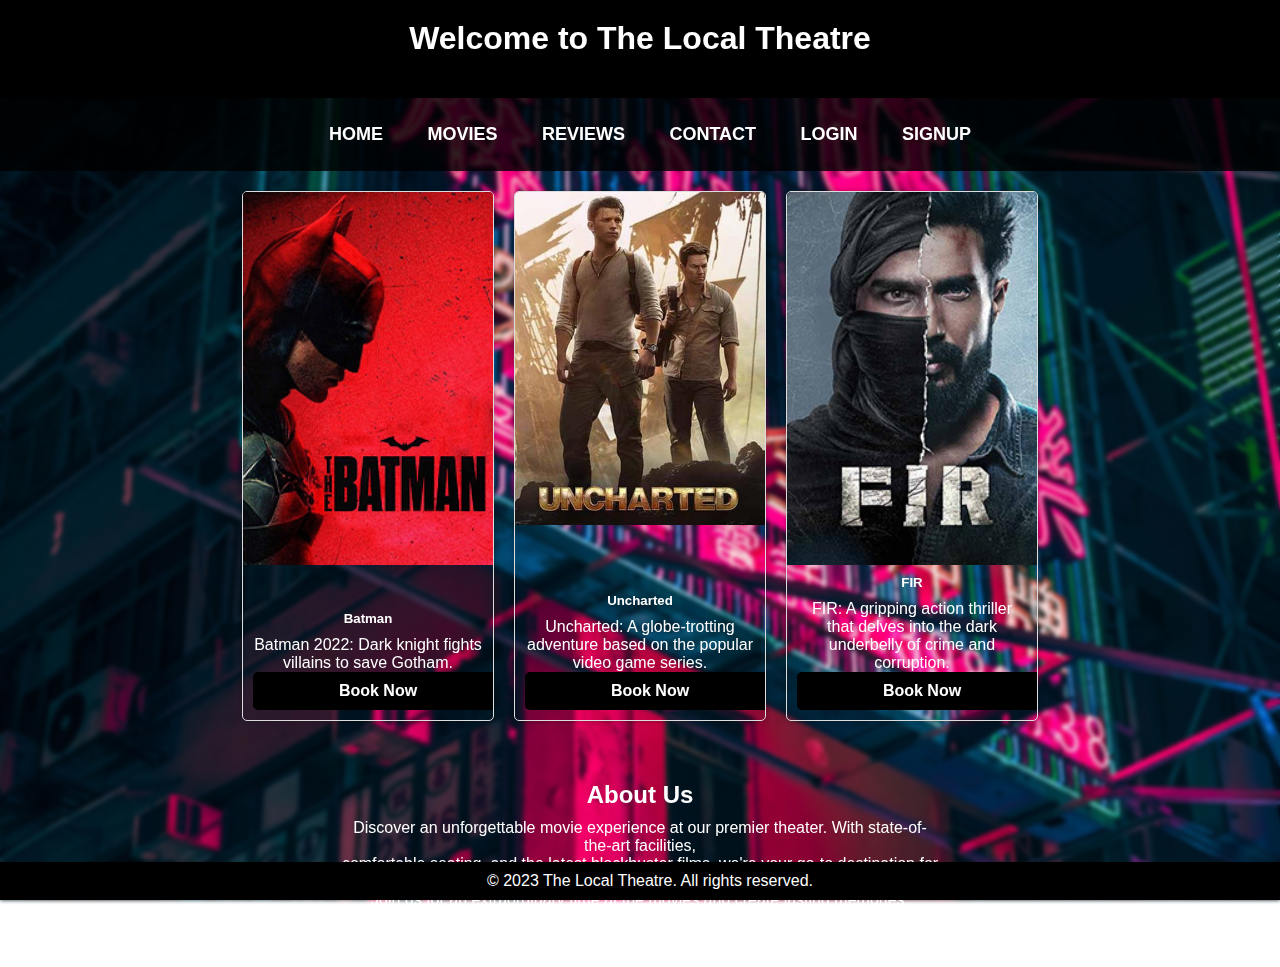
<file: index.html>
<!DOCTYPE html>
<html lang="en">

<head>
    <meta charset="UTF-8">
    <meta name="viewport" content="width=device-width, initial-scale=1.0">
    <link rel="stylesheet" href="./style/style.css">
    <title>The Local Theatre</title>
    <style>
        .movie-container {
            display: flex;
            flex-wrap: wrap;
            justify-content: center;
            gap: 20px;
            padding: 20px;
        }

        .movie-card {
            width: 250px;
            border: 1px solid #ddd;
            border-radius: 5px;
            overflow: hidden;
            box-shadow: 0 0 5px rgba(0, 0, 0, 0.3);
        }

        .movie-card img {
            width: 100%;
            height: auto;
            object-fit: cover;
        }

        .movie-card .movie-info {
            padding: 10px;
        }

        .movie-card h5 {
            margin-top: 0;
            margin-bottom: 10px;
        }

        .movie-card p {
            margin: 0;
        }

        .movie-card .btn {
            display: block;
            width: 100%;
            padding: 10px;
            text-align: center;
            background-color: #007bff;
            color: #fff;
            border: none;
            border-radius: 5px;
            cursor: pointer;
            transition: background-color 0.3s;
        }

        .movie-card .btn:hover {
            background-color: #0056b3;
        }
    </style>
</head>

<body>
    <div class="background"></div>

    <header>
        <h1>Welcome to The Local Theatre</h1>
    </header>

    <nav class="n1">
        <ul>
            <div class="nav1">
                <li><a href="#" class="active">HOME</a></li>
                <li><a href="announcements.html">MOVIES</a></li>
                <li><a href="reviews.html">REVIEWS</a></li>
                <li><a href="contact.html">CONTACT</a></li>
                <li><a href="login.html">LOGIN</a></li>
                <li><a href="register.html">SIGNUP</a></li>
            </div>
        </ul>
    </nav>
    <div class="movie-container">
        <div class="movie-card">
          <img src="./images/batman.jpg" class="card-img-top" alt="Batman Poster">
          <div class="movie-info">
            <h5 class="card-title">Batman</h5>
            <p class="card-text">Batman 2022: Dark knight fights villains to save Gotham.</p>
            <a href="announcements.html" class="btn">Book Now</a>
          </div>
        </div>
        <div class="movie-card">
          <img src="./images/unchartered.jpg" class="card-img-top" alt="Uncharted Poster">
          <div class="movie-info">
            <h5 class="card-title">Uncharted</h5>
            <p class="card-text">Uncharted: A globe-trotting adventure based on the popular video game series.</p>
            <a href="announcements.html" class="btn">Book Now</a>
          </div>
        </div>
        <div class="movie-card">
          <img src="./images/FIR.jpg" class="card-img-top" alt="Your Movie Poster">
          <div class="movie-info">
            <h5 class="card-title">FIR</h5>
            <p class="card-text">FIR: A gripping action thriller that delves into the dark underbelly of crime and corruption.<br>
            </p>
            <a href="announcements.html" class="btn">Book Now</a>
          </div>
        </div>
      </div>
      
      
      
        <!-- Add more movie cards here -->
    </div>

    <main>
        <section>
            <h2>About Us</h2>
            <p class="centered-paragraph">
                Discover an unforgettable movie experience at our premier theater. With state-of-the-art facilities,<br>
                comfortable seating, and the latest blockbuster films, we're your go-to destination for cinematic enjoyment. <br>
                Join us for an extraordinary time at the movies and create lasting memories. Welcome to our theater.
            </p>
        </section>


    </main>

    <footer>
        <p>&copy; 2023 The Local Theatre. All rights reserved.</p>
    </footer>

    <script src="script.js"></script>
</body>

</html>
</file>
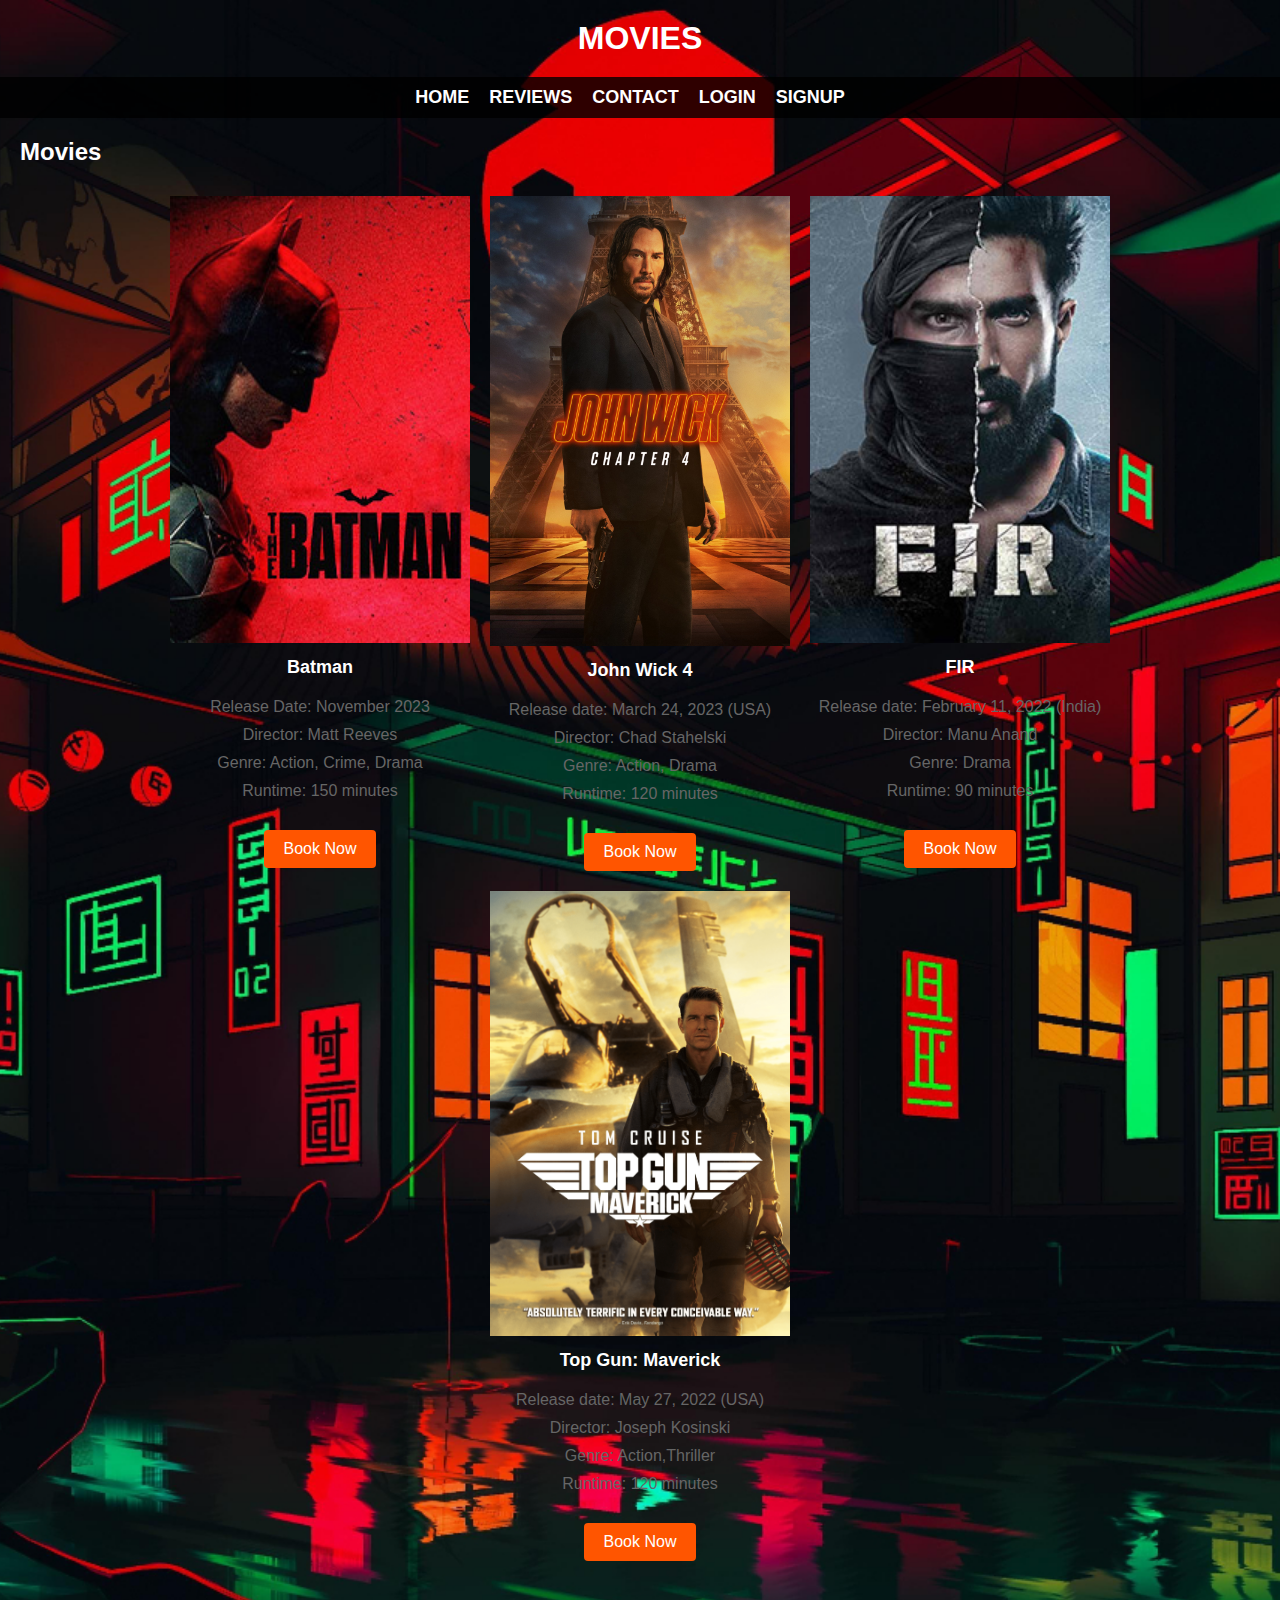
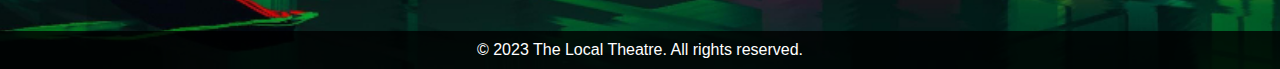
<file: announcements.html>
<!DOCTYPE html>
<html lang="en">
<head>
  <meta charset="UTF-8">
  <meta name="viewport" content="width=device-width, initial-scale=1.0">
  <link rel="stylesheet" href="./style/announcements.css">
  <style>

    .movie-card .content {
      margin-top: 20px;
    }

    .movie-card .content p {
      margin-bottom: 10px;
      color: #666666;
    }
  </style>
  <title>MOVIES</title>
</head>
<body>
  <header>
    <h1>MOVIES</h1>
  </header>
  
  <nav>
    <ul>
      <li><a href="index.html">HOME</a></li> 
      
      <li><a href= "reviews.html"> REVIEWS</a></LI>
        <li><a href="contact.html">CONTACT</a></li>
        <li><a href= "login.html"> LOGIN</a></LI>
          <li><a href="register.html">SIGNUP</a></li>
    </ul>
  </nav>

  <div class="background-image"></div>
  <main>

    <section>
      <h2>Movies</h2>
      <div class="movie-container">
        <div class="movie-card">
          <img src="./images/batman.jpg" alt="Batman">
          <h5>Batman</h5>
          <div class="content">
            <p>Release Date: November 2023</p>
            <p>Director: Matt Reeves</p>
            <p>Genre: Action, Crime, Drama</p>
            <p>Runtime: 150 minutes</p>
          </div>
          <a href="payment.html" class="btn">Book Now</a>
        </div>
        <div class="movie-card">
          <img src="./images/johnwick.jpg" alt="John Wick 4">
          <h5>John Wick 4</h5>
          <div class="content">
            <p>Release date: March 24, 2023 (USA)</p>
            <p>Director: Chad Stahelski</p>
            <p>Genre: Action, Drama</p>
            <p>Runtime: 120 minutes</p>
          </div>
          <a href="payment.html" class="btn">Book Now</a>
        </div>

        <div class="movie-card">
          <img src="./images/FIR.jpg" alt="FIR">
          <h5>FIR</h5>
          <div class="content">
            <p>Release date: February 11, 2022 (India)</p>
            <p>Director: Manu Anand</p>
            <p>Genre: Drama</p>
            <p>Runtime: 90 minutes</p>
          </div>
          <a href="payment.html" class="btn">Book Now</a>
        </div>
        <div class="movie-card">
          <img src="./images/topgun.png" alt="TopGun">
          <h5>Top Gun: Maverick</h5>
          <div class="content">
            <p>Release date: May 27, 2022 (USA)</p>
            <p>Director: Joseph Kosinski</p>
            <p>Genre: Action,Thriller</p>
            <p>Runtime: 120 minutes</p>
          </div>
          <a href="payment.html" class="btn">Book Now</a>
        </div>
        
      </div>

      
    </section>
  </main>
  
  <footer>
    <p>&copy; 2023 The Local Theatre. All rights reserved.</p>
  </footer>

  <script src="script.js"></script>
</body>
</html>
</file>
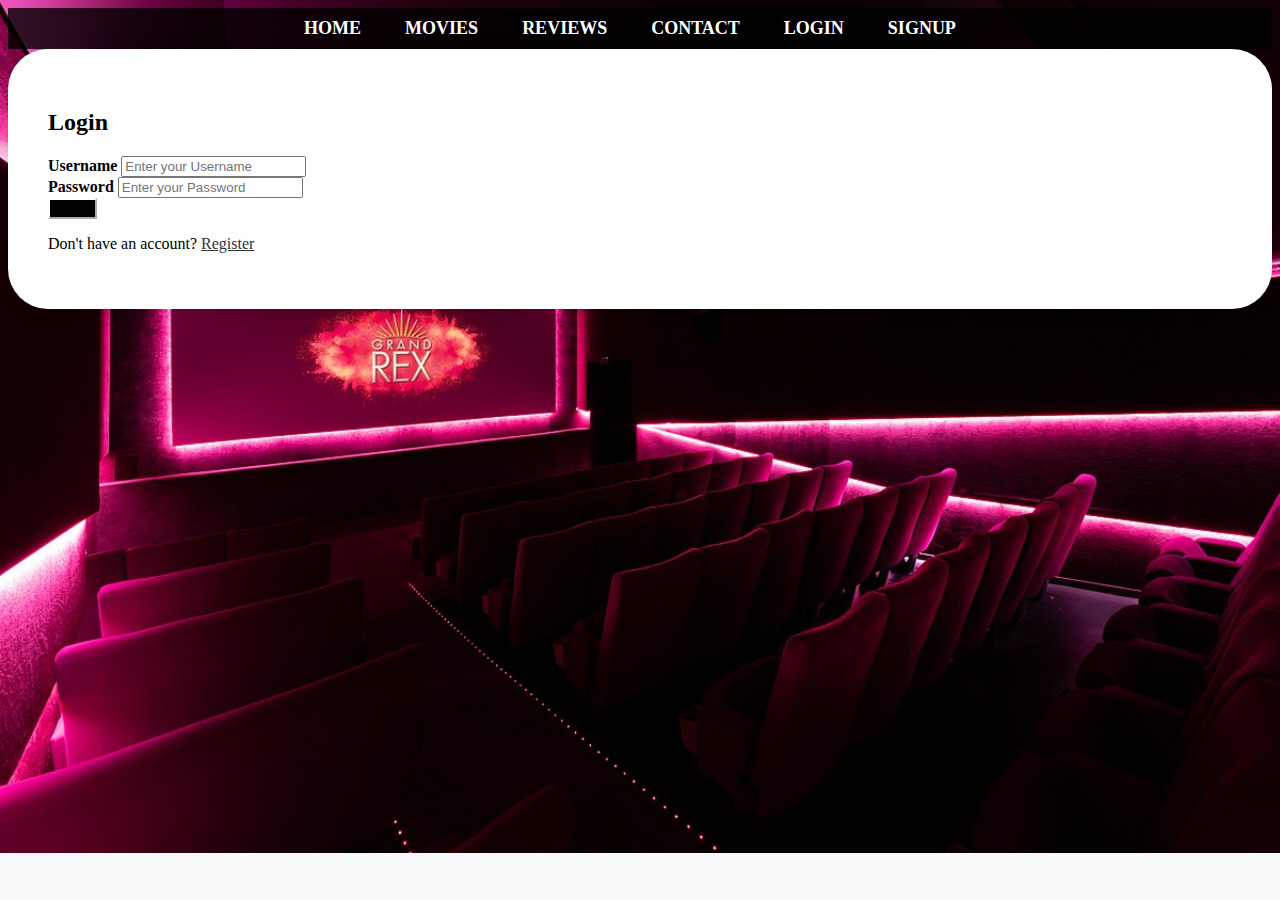
<file: login.html>
<!DOCTYPE html>
<html lang="en">

<head>
  <meta charset="UTF-8">
  <meta name="viewport" content="width=device-width, initial-scale=1.0">
  <meta http-equiv="X-UA-Compatible" content="ie=edge">
  <title>Login Form</title>
  <!-- Bootstrap CSS link -->
  <link rel="stylesheet" href="https://cdn.jsdelivr.net/npm/bootstrap@5.1.3/dist/css/bootstrap.min.css"
    integrity="sha384-1BmE4kWBq78iYhFldvKuhfTAU6auU8tT94WrHftjDbrCEXSU1oBoqyl2QvZ6jIW3" crossorigin="anonymous">
  <!-- Font Awesome CSS link -->
  <link rel="stylesheet" href="https://cdnjs.cloudflare.com/ajax/libs/font-awesome/6.0.0/css/all.min.css"
    integrity="sha512-9usAa10IRO0HhonpyAIVpjrylPvoDwiPUiKdWk5t3PyolY1cOd4DSE0Ga+ri4AuTroPR5aQvXU9xC6qOPnzFeg=="
    crossorigin="anonymous" referrerpolicy="no-referrer" />
  <!-- Custom CSS -->
  <link rel="stylesheet" href="./style/login.css">
  
</head>
<nav class="n1">
        <ul>
            <div class="nav1">
                <li><a href="index.html" class="active">HOME</a></li>
                <li><a href="announcements.html">MOVIES</a></li>
                <li><a href="reviews.html">REVIEWS</a></li>
                <li><a href="contact.html">CONTACT</a></li>
                <li><a href="login.html">LOGIN</a></li>
                <li><a href="register.html">SIGNUP</a></li>
            </div>
        </ul>
    </nav>
<body>
  <div class="container-fluid">
    <div class="row justify-content-center align-items-center vh-100">
      <div class="col-lg-4 col-md-6 col-sm-8">
        <div class="card">
          <div class="card-body">
            <h2 class="text-center mb-4">Login</h2>
            <form action="" method="post">
              <div class="mb-3">
                <label for="username" class="form-label">Username</label>
                <input type="text" id="username" class="form-control" placeholder="Enter your Username"
                  autocomplete="off" required="required" name="username">
              </div>
              <div class="mb-3">
                <label for="password" class="form-label">Password</label>
                <input type="password" id="password" class="form-control" placeholder="Enter your Password"
                  autocomplete="off" required="required" name="password">
              </div>
              <div class="text-center">
                <button type="submit" class="btn btn-primary">Login</button>
              </div>
            </form>
            <p class="text-center mt-3">Don't have an account? <a href="register.html">Register</a></p>
          </div>
        </div>
      </div>
    </div>
  </div>
</body>

</html>
</file>
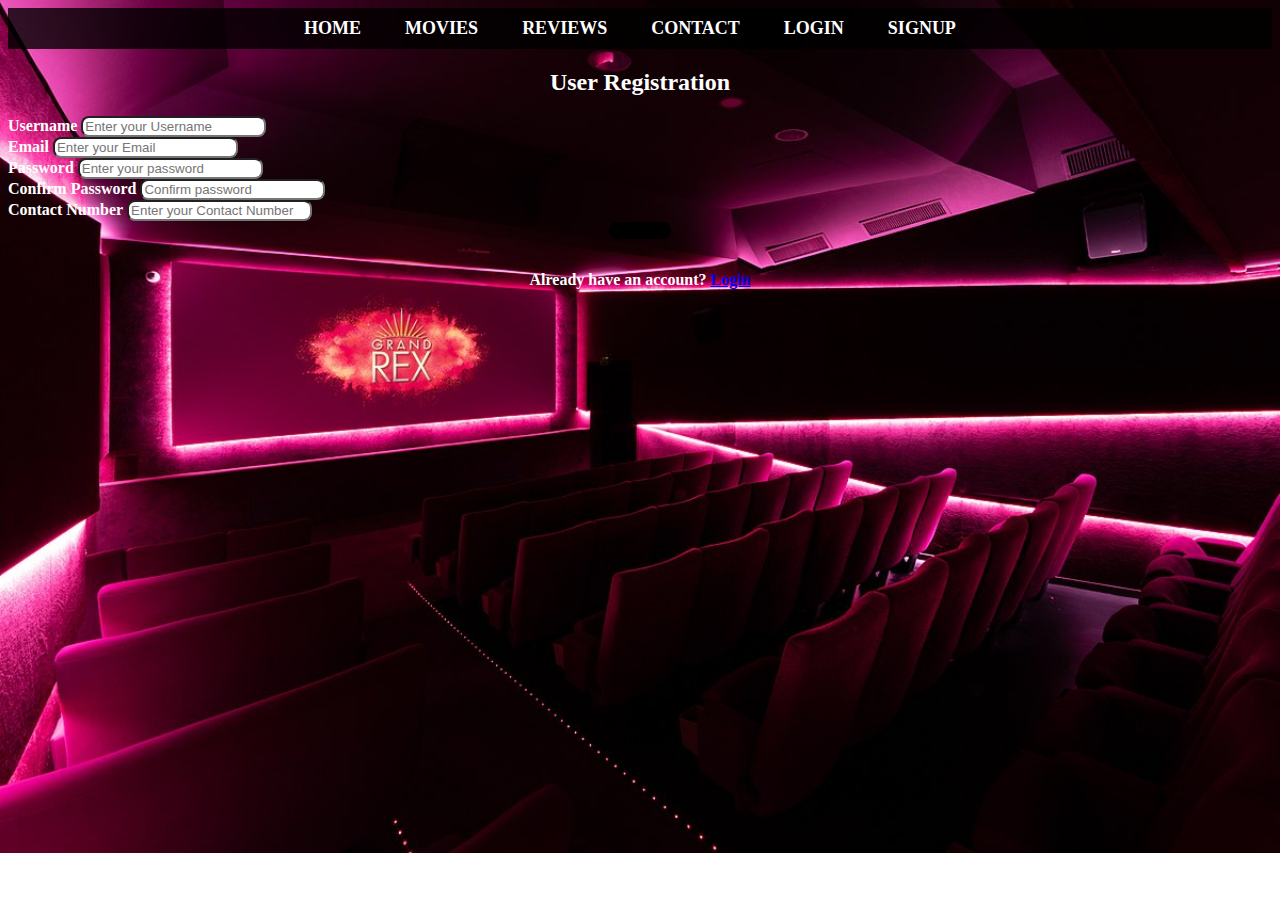
<file: register.html>
<!DOCTYPE html>
<html lang="en">

<head>
  <meta charset="UTF-8">
  <meta name="viewport" content="width=device-width, initial-scale=1.0">
  <meta http-equiv="X-UA-Compatible" content="ie=edge">
  <title>User Registration</title>
  <!--link style.css-->
  <link rel="stylesheet" href="./style/register.css">
  <!-- bootstrap css link -->
  <link href="https://cdn.jsdelivr.net/npm/bootstrap@5.1.3/dist/css/bootstrap.min.css" rel="stylesheet"
    integrity="sha384-1BmE4kWBq78iYhFldvKuhfTAU6auU8tT94WrHftjDbrCEXSU1oBoqyl2QvZ6jIW3" crossorigin="anonymous">
  <!-- font awesome link -->
  <link rel="stylesheet" href="https://cdnjs.cloudflare.com/ajax/libs/font-awesome/6.0.0/css/all.min.css"
    integrity="sha512-9usAa10IRO0HhonpyAIVpjrylPvoDwiPUiKdWk5t3PyolY1cOd4DSE0Ga+ri4AuTroPR5aQvXU9xC6qOPnzFeg=="
    crossorigin="anonymous" referrerpolicy="no-referrer" />

</head>
<nav class="n1">
  <ul>
      <div class="nav1">
          <li><a href="index.html" class="active">HOME</a></li>
          <li><a href="announcements.html">MOVIES</a></li>
          <li><a href="reviews.html">REVIEWS</a></li>
          <li><a href="contact.html">CONTACT</a></li>
          <li><a href="login.html">LOGIN</a></li>
          <li><a href="register.html">SIGNUP</a></li>
      </div>
  </ul>
</nav>
<body>
  <div class="container-fluid mx-3">
    <h2 class="text-center">User Registration</h2>
    <div class="row d-flex align-items-center justify-content-center">
      <div class="col-lg-12 col-xl-6">
        <form action="" method="post" enctype="multipart/form-data">
          <!-- Username -->
          <div class="mb-4">
            <label for="user_name" class="form-label">Username</label>
            <input type="text" id="user_name" class="form-control" placeholder="Enter your Username" autocomplete="off"
              required="required" name="user_name">
          </div>
          <!-- Email -->
          <div class="mb-4">
            <label for="user_email" class="form-label">Email</label>
            <input type="email" id="user_email" class="form-control" placeholder="Enter your Email" autocomplete="off"
              required="required" name="user_email">
          </div>
          <!-- Password -->
          <div class="mb-4">
            <label for="user_password" class="form-label">Password</label>
            <input type="password" id="user_password" class="form-control" placeholder="Enter your password"
              autocomplete="off" required="required" name="user_password">
          </div>
          <!-- Confirm Password -->
          <div class="mb-4">
            <label for="conf_user_password" class="form-label">Confirm Password</label>
            <input type="password" id="conf_user_password" class="form-control" placeholder="Confirm password"
              autocomplete="off" required="required" name="conf_user_password">
          </div>
          <!-- Contact -->
          <div class="mb-4">
            <label for="user_moblie" class="form-label">Contact Number</label>
            <input type="text" id="user_moblie" class="form-control" placeholder="Enter your Contact Number"
              autocomplete="off" required="required" name="user_moblie">
          </div>
          <div class="text-center">
            <input type="submit" value="Register" class="btn btn-info py-2 px-4" name="user_register">
            <p class="fw-bold p-3">Already have an account? <a href="login.html">Login</a></p>
          </div>
        </form>
      </div>
    </div>
  </div>
</body>

</html>
</file>
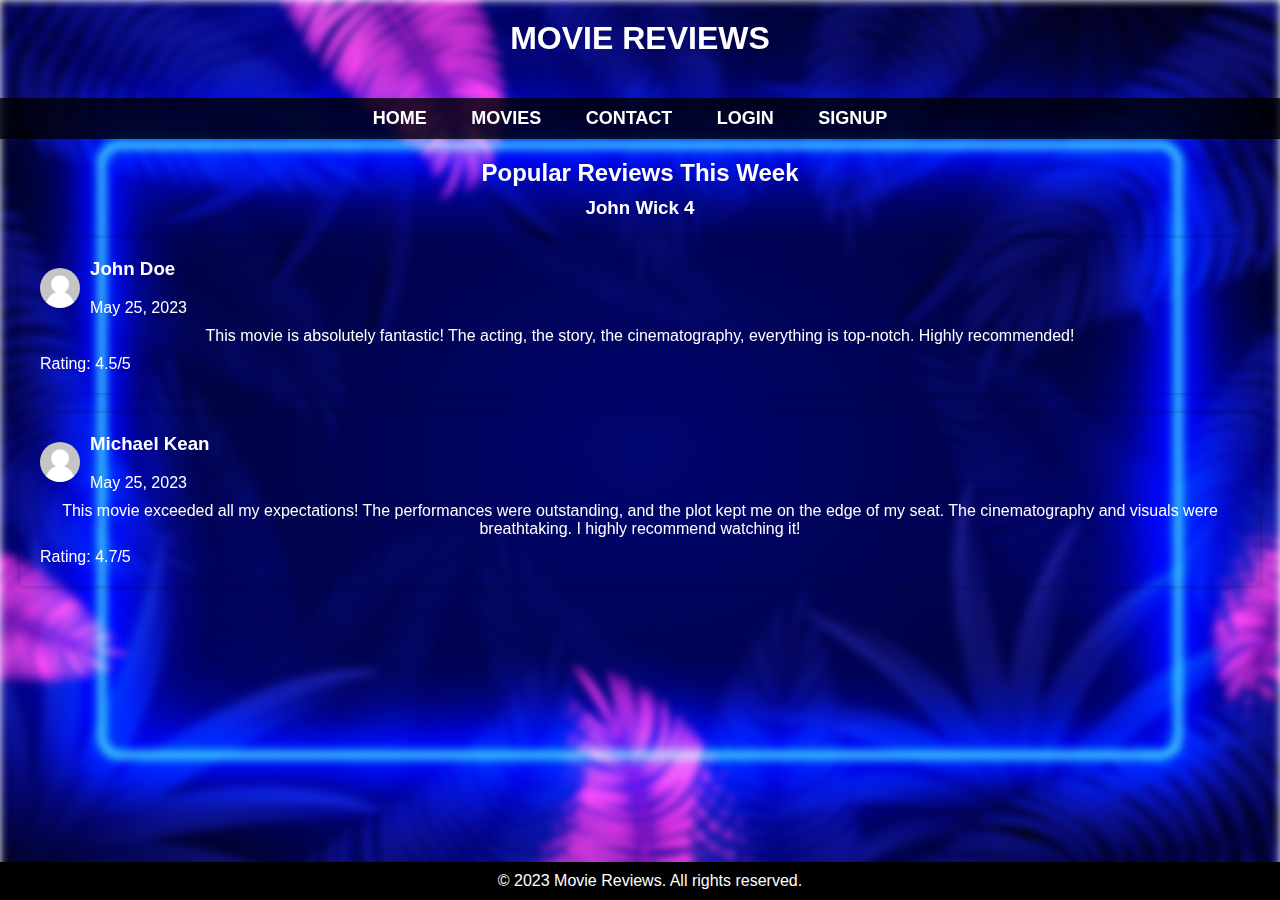
<file: reviews.html>
<!DOCTYPE html>
<html lang="en">
<head>
  <meta charset="UTF-8">
  <meta name="viewport" content="width=device-width, initial-scale=1.0">
  <link rel="stylesheet" href="./style/reviews.css">
  <title>Movie Reviews</title>
</head>
<body>
  <header>
    <h1>MOVIE REVIEWS</h1>
  </header>
  <nav class="n1">
    <ul>
        <div class="nav1">
            <li><a href="index.html" class="active">HOME</a></li>
            <li><a href="announcements.html">MOVIES</a></li>
            <li><a href="contact.html">CONTACT</a></li>
            <li><a href="login.html">LOGIN</a></li>
            <li><a href="register.html">SIGNUP</a></li>
        </div>
    </ul>
</nav>
<div class="background-image"></div>
  <main>
    <section class="popular-reviews">
      <h2>Popular Reviews This Week</h2>
      <h3>John Wick 4</h3>
      <div class="review-card">
        <div class="review-card-header">
          <img src="./images/user-avatar.jpg" alt="User Avatar">
          <div class="review-card-info">
            <h3>John Doe</h3>
            <p>May 25, 2023</p>
          </div>
        </div>
        <div class="review-card-content">
          <p>This movie is absolutely fantastic! The acting, the story, the cinematography, everything is top-notch. Highly recommended!</p>
        </div>
        <div class="review-card-footer">
          <span class="rating">Rating: 4.5/5</span>
        </div>

      </div>
      <div class="review-card">
        <div class="review-card-header">
          <img src="./images/user-avatar.jpg" alt="User Avatar">
          <div class="review-card-info">
            <h3>Michael Kean</h3>
            <p>May 25, 2023</p>
          </div>
        </div>
        <div class="review-card-content">
          <p>This movie exceeded all my expectations! The performances were outstanding, and the plot kept me on the edge of my seat. The cinematography and visuals were breathtaking. I highly recommend watching it!</p>
        </div>
        <div class="review-card-footer">
          <span class="rating">Rating: 4.7/5</span>
        </div>
      </div>

      

      <!-- Add more review cards here -->

    </section>  
  </main>

  <footer>
    <p>&copy; 2023 Movie Reviews. All rights reserved.</p>
  </footer>

  <script src="script.js"></script>
</body>
</html>
</file>
<file: style/style.css>
/* style.css */

/* Global styles */
body {
  font-family: Arial, sans-serif;
  margin: 0;
  padding: 0;
}

h1, h2, h3 {
  margin-top: 0;
}

p {
  margin: 0;
}
/* Header styles */
header {
  text-align: center;
  padding: 20px;
}

header h1 {
  font-size: 32px;
  color: #ffffff;
}




/* Navigation styles */
nav {
  background-color: rgb(0, 0,0.8);
  padding: 10px;
}

nav ul {
  list-style: none;
  text-align: center;
}

nav ul li {
  display: inline-block;
  margin-right: 10px;
}

nav ul li a {
  color: #fff;
  text-decoration: none;
  padding: 5px 10px;
}

nav ul li a:hover {
  background-color: #777;
}

/* Main content styles */
main {
  padding: 20px;
}

section {
  margin-bottom: 20px;
}

h2 {
  color: #333;
  font-size: 24px;
  margin-bottom: 10px;
}

/* Footer styles */
footer {
  background-color: #333;
  color: #fff;
  padding: 10px;
  text-align: center;
  position: fixed;
  width: 100%;
  bottom: 0;
}


.centered-paragraph {
  text-align: center;
}

section {
  display: flex;
  flex-direction: column;
  align-items: center;
  text-align: center;
}

section h2 {
  margin-top: 0;
}

.centered-paragraph {
  margin: 0 auto;
  max-width: 600px;
}

body {
  background-image: url(../images/homebg.jpg);
  background-size: cover;
  background-repeat: no-repeat;
  background-position: center;
  background-attachment: fixed;

}

.background {
  position: fixed;
  top: 0;
  left: 0;
  width: 100%;
  height: 100%;
  background-image: url(../images/homebg.jpg);
  background-size: cover;
  background-repeat: no-repeat;
  background-position: center;
  filter: blur(2px); 
  z-index: -1;
}

header {
  background-color: rgb(0, 0, 0); 
  color: rgb(255, 255, 255);
  padding: 20px;
  text-align: center;
}

nav {
  background-color: rgb(255, 255, 255); 
  padding: 10px;
}

nav ul li a {
  color: rgb(0, 0, 0); 
  text-decoration: none;
  padding: 5px 10px;
}

nav ul li a:hover {
  background-color: rgb(97, 92, 92);
}

body {
  color: rgb(255, 255, 255); 
}

h2 {
  color: rgb(255, 255, 255); 
}

footer {
  background-color: rgb(0, 0, 0); 
  color: #fff; 
  padding: 10px;
  text-align: center;
  position: fixed;
  width: 100%;
  bottom: 0;
}

.card-img-container {
  flex: 0 0 30%;
  padding-right: 10px;
}

.card-img-top {
  width: 100%;
  object-fit: cover;
}

.card-body {
  flex: 1;
}

.card-title {
  margin-top: 0;
}

.card-text {
  margin-bottom: 10px;
}


.movies-section {
  margin-top: 50px;
}


.about-section {
  margin-bottom: 50px;
}


  
.btn {
  display: block;
  width: 80%;
  margin: 0 auto;
  padding: 10px;
  text-align: center;
  background-color: #000000 !important;
  color: rgb(255, 255, 255);
  border: none;
  border-radius: 4px;
  cursor: pointer;
  transition: background-color 0.3s;
  font-family: Arial, sans-serif;
  font-size: 16px;
  font-weight: bold;
  text-decoration: none;
}

.btn:hover {
  background-color: #f9f9f9b6 !important;
}



.movie-container {
  display: flex;
  flex-wrap: wrap;
  justify-content: space-between;
}

.movie-card {
  width: 300px;
  height: auto;
  margin-bottom: 20px;
  border: 1px solid #ddd;
  border-radius: 5px;
  overflow: hidden;
  box-shadow: 0 0 5px rgba(0, 0, 0, 0.3);
  display: flex;
  flex-direction: column;
  justify-content: space-between; /* Add this line */
}

.movie-card .movie-info {
  text-align: center;
}

.movie-card img {
  width: 100%;
  height: auto;
}

.movie-card h5 {
  margin: 10px 0;
}

.movie-card .content {
  margin: 10px;
  flex-grow: 1;
}

.movie-card .btn {
  display: block;
  width: 100%;
  padding: 10px;
  text-align: center;
  background-color: #000;
  color: #fff;
  border: none;
  border-radius: 4px;
  cursor: pointer;
  transition: background-color 0.3s;
  font-family: Arial, sans-serif;
  font-size: 16px;
  font-weight: bold;
  text-decoration: none;
}


/* Navigation styles */
nav {
  background-color: rgba(0, 0, 0, 0.8);
  padding: 10px;
}

nav ul {
  list-style-type: none;
  display: flex;
  justify-content: center;
}

nav ul li {
  margin-right: 20px;
}

nav ul li a {
  text-decoration: none;
  color: #ffffff;
  font-weight: bold;
  font-size: 18px;
}
</file>
<file: style/announcements.css>
* {
  margin: 0;
  padding: 0;
  box-sizing: border-box;
}

/* Body styles */
body {
  font-family: Arial, sans-serif;
  background-image: url(./images/background.jpg);
  background-size: cover;
  color: #ffffff;
}

/* Header styles */
header {
  text-align: center;
  padding: 20px;
}

header h1 {
  font-size: 32px;
  color: #ffffff;
  text-align: center;
}

/* Navigation styles */
nav {
  background-color: rgba(0, 0, 0, 0.8);
  padding: 10px;
}

nav ul {
  list-style-type: none;
  display: flex;
  justify-content: center;
}

nav ul li {
  margin-right: 20px;
}

nav ul li a {
  text-decoration: none;
  color: #ffffff;
  font-weight: bold;
  font-size: 18px;
}

/* Main styles */
main {
  padding: 20px;
}

section {
  margin-bottom: 40px;
}

section h2 {
  font-size: 24px;
  margin-bottom: 20px;
}

.movie-container {
  display: flex;
  justify-content: center;
  flex-wrap: wrap;
}

.movie-card {
  background: none;
  border: none;
  box-shadow: none;
  width: 300px;
  margin: 10px;
  text-align: center;
}

.movie-card img {
  width: 100%;
  height: auto;
  object-fit: cover;
}

.movie-card h5 {
  margin: 10px 0;
  font-size: 18px;
  color: #ffffff;
}

.movie-card .content {
  background-color: transparent;
}

.movie-card .content p {
  color: #ffffff;
}

.movie-card .btn {
  display: inline-block;
  padding: 10px 20px;
  margin-top: 20px;
  background-color: #ff5500;
  color: #ffffff;
  text-decoration: none;
  border-radius: 4px;
  transition: background-color 0.3s ease;
}

.movie-card .btn:hover {
  background-color: #e64100;
}

/* Footer styles */
footer {
  text-align: center;
  background-color: rgba(0, 0, 0, 0.8);
  padding: 10px;
}

footer p {
  color: #ffffff;
}

body {
  font-family: Arial, sans-serif;
  background-image: url(../images/moviesbg\ \(2\).jpg);
  background-size: cover;
  background-position: center center;
  background-repeat: no-repeat;
  color: #ffffff;
}
</file>
<file: style/login.css>
body {
  background-color: #f8f9fa;
}
nav ul {
  list-style: none;
  text-align: center;
  margin: 0;
  padding: 0;
}

nav ul li {
  display: inline-block;
  margin-right: 10px;
}

nav ul li a {
  color: #fff;
  text-decoration: none;
  padding: 5px 10px;
  transition: color 0.3s;
}

nav ul li a:hover {
  color: #777;
}

/* Navigation styles */
nav {
  background-color: rgba(0, 0, 0, 0.8);
  padding: 10px;
}

nav ul {
  list-style-type: none;
  display: flex;
  justify-content: center;
}

nav ul li {
  margin-right: 20px;
}

nav ul li a {
  text-decoration: none;
  color: #ffffff;
  font-weight: bold;
  font-size: 18px;
}
.card {
  background-color: #ffffff;
  border-radius: 40px;
  box-shadow: 0px 0px 20px rgba(0, 0, 0, 0.1);
}

.card-body {
  padding: 40px;
}

.form-label {
  font-weight: bold;
}

.btn-primary {
  background-color: #000000;
  border-color: #ffffff;
}

.btn-primary:hover {
  background-color: #1a1c1e;
  border-color: #ffffff;
}

a {
  color: #2f3439;
}
body {
  background-image: url('../images/loginbg.jpg');
  background-size: cover;
  background-repeat: no-repeat;
}
</file>
<file: style/register.css>
/* Add this at the end of the register.css file */

body {
  background-image: url('../images/loginbg.jpg');
  background-size: cover;
  background-repeat: no-repeat;
  color: rgb(255, 255, 255);
  filter: blur(2x);
}
nav ul {
  list-style: none;
  text-align: center;
  margin: 0;
  padding: 0;
}

nav ul li {
  display: inline-block;
  margin-right: 10px;
}

nav ul li a {
  color: #fff;
  text-decoration: none;
  padding: 5px 10px;
  transition: color 0.3s;
}

nav ul li a:hover {
  color: #777;
}

/* Navigation styles */
nav {
  background-color: rgba(0, 0, 0, 0.8);
  padding: 10px;
}

nav ul {
  list-style-type: none;
  display: flex;
  justify-content: center;
}

nav ul li {
  margin-right: 20px;
}

nav ul li a {
  text-decoration: none;
  color: #ffffff;
  font-weight: bold;
  font-size: 18px;
}
.container-fluid {
  margin-top: 20px;
}

.text-center {
  text-align: center;
}

.form-label {
  font-weight: bold;
}

.form-control {
  border-radius: 8px;
}

.btn {
  border-radius: 8px;
}

.btn-info {
  background-color: #000000;
  border: none;
}

.btn-info:hover {
  background-color: #000000;
  border: none;
}

.fw-bold {
  font-weight: bold;
}

.p-3 {
  padding: 1rem;
}
</file>
<file: style/reviews.css>
/* reviews.css */

/* Global styles */
body {
  font-family: Arial, sans-serif;
  margin: 0;
  padding: 0;
}

h1, h2, h3 {
  margin-top: 0;
}

p {
  margin: 0;
}



/* Header styles */
header {
  text-align: center;
  padding: 20px;
}

header h1 {
  font-size: 32px;
  color: #ffffff;
}


main {
  padding: 20px;
}

section {
  margin-bottom: 20px;
}

h2 {
  color: rgb(255, 255, 255);
  font-size: 24px;
  margin-bottom: 10px;
}

.popular-reviews {
  text-align: center;
}

.review-card {
  background-color: rgb;
  border-radius: 5px;
  box-shadow: 0 0 5px rgba(0, 0, 0, 0.3);
  padding: 20px;
  margin-bottom: 20px;
}

.review-card-header {
  display: flex;
  align-items: center;
  margin-bottom: 10px;
}

.review-card-header img {
  width: 40px;
  height: 40px;
  border-radius: 50%;
  margin-right: 10px;
}

.review-card-info {
  text-align: left;
}

.review-card-content {
  margin-bottom: 10px;
}

.review-card-footer {
  display: flex;
  align-items: center;
  justify-content: space-between;
}




nav ul {
  list-style: none;
  text-align: center;
  margin: 0;
  padding: 0;
}

nav ul li {
  display: inline-block;
  margin-right: 10px;
}

nav ul li a {
  color: #fff;
  text-decoration: none;
  padding: 5px 10px;
  transition: color 0.3s;
}

nav ul li a:hover {
  color: #777;
}

/* Navigation styles */
nav {
  background-color: rgba(0, 0, 0, 0.8);
  padding: 10px;
}

nav ul {
  list-style-type: none;
  display: flex;
  justify-content: center;
}

nav ul li {
  margin-right: 20px;
}

nav ul li a {
  text-decoration: none;
  color: #ffffff;
  font-weight: bold;
  font-size: 18px;
}
/* reviews.css */

/* Global styles */
body {
  font-family: Arial, sans-serif;
  position: relative;
  color: #ffffff;
}

body::before {
  content: "";
  position: fixed;
  top: 0;
  left: 0;
  width: 100%;
  height: 100%;
  background-image: url(../images/reviews1bg.jpg);
  background-size: cover;
  background-position: center center;
  background-repeat: no-repeat;
  filter: blur(4px); 
  z-index: -1;
}

footer {
  background-color: rgb(0, 0, 0); 
  color: #fff; 
  padding: 10px;
  text-align: center;
  position: fixed;
  width: 100%;
  bottom: 0;
}
</file>
